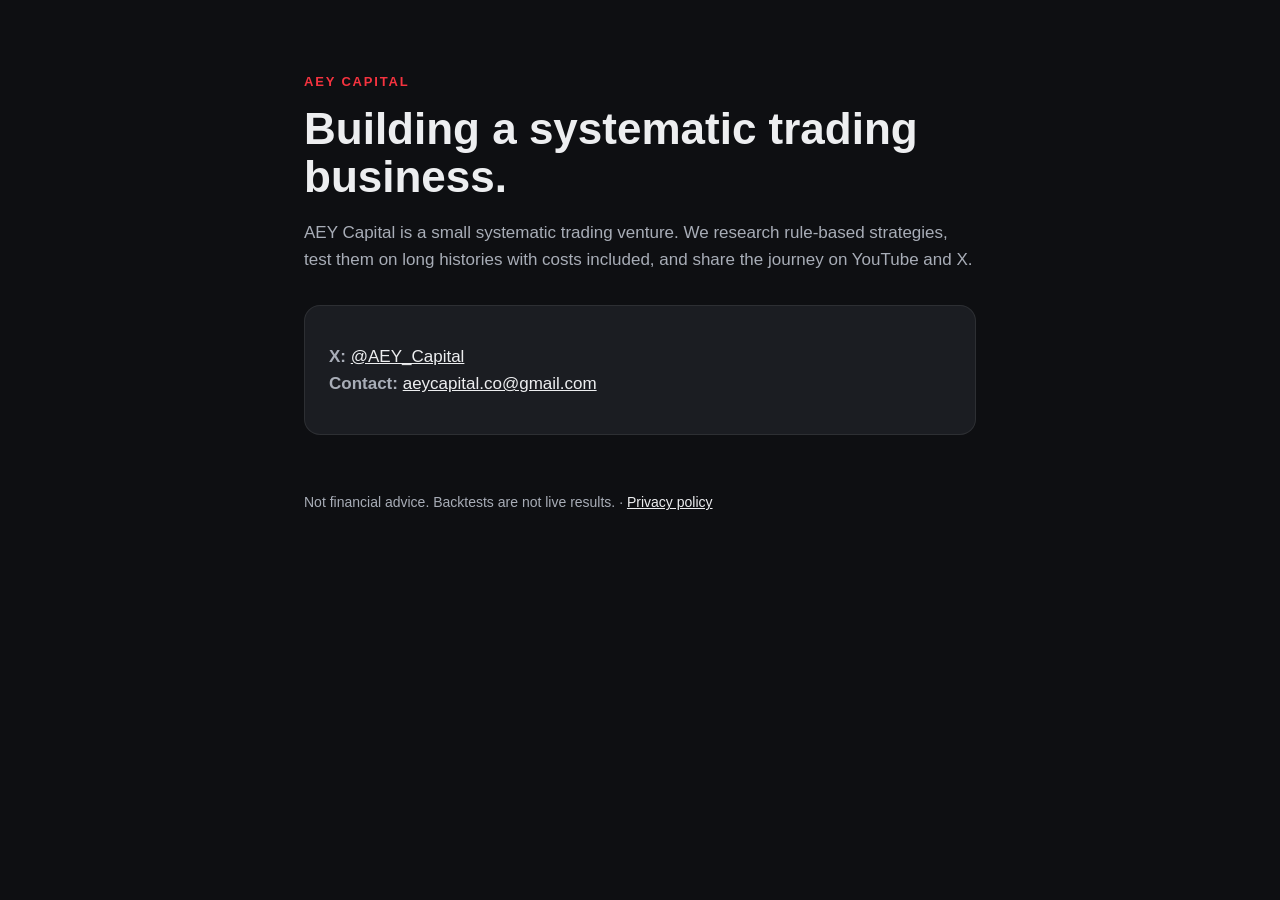
<file: index.html>
<!DOCTYPE html>
<html lang="en">
<head>
<meta charset="utf-8">
<meta name="viewport" content="width=device-width, initial-scale=1">
<title>AEY Capital</title>
<link rel="stylesheet" href="/style.css">
</head>
<body>
<main>
  <div class="tag">AEY Capital</div>
  <h1>Building a systematic trading business.</h1>
  <p>AEY Capital is a small systematic trading venture. We research rule-based strategies, test them on long histories
  with costs included, and share the journey on YouTube and X.</p>
  <div class="card">
    <p><strong>X:</strong> <a href="https://x.com/AEY_Capital">@AEY_Capital</a><br>
    <strong>Contact:</strong> <a href="mailto:aeycapital.co@gmail.com">aeycapital.co@gmail.com</a></p>
  </div>
  <footer>
    Not financial advice. Backtests are not live results. ·
    <a href="/privacy/">Privacy policy</a>
  </footer>
</main>
</body>
</html>
</file>
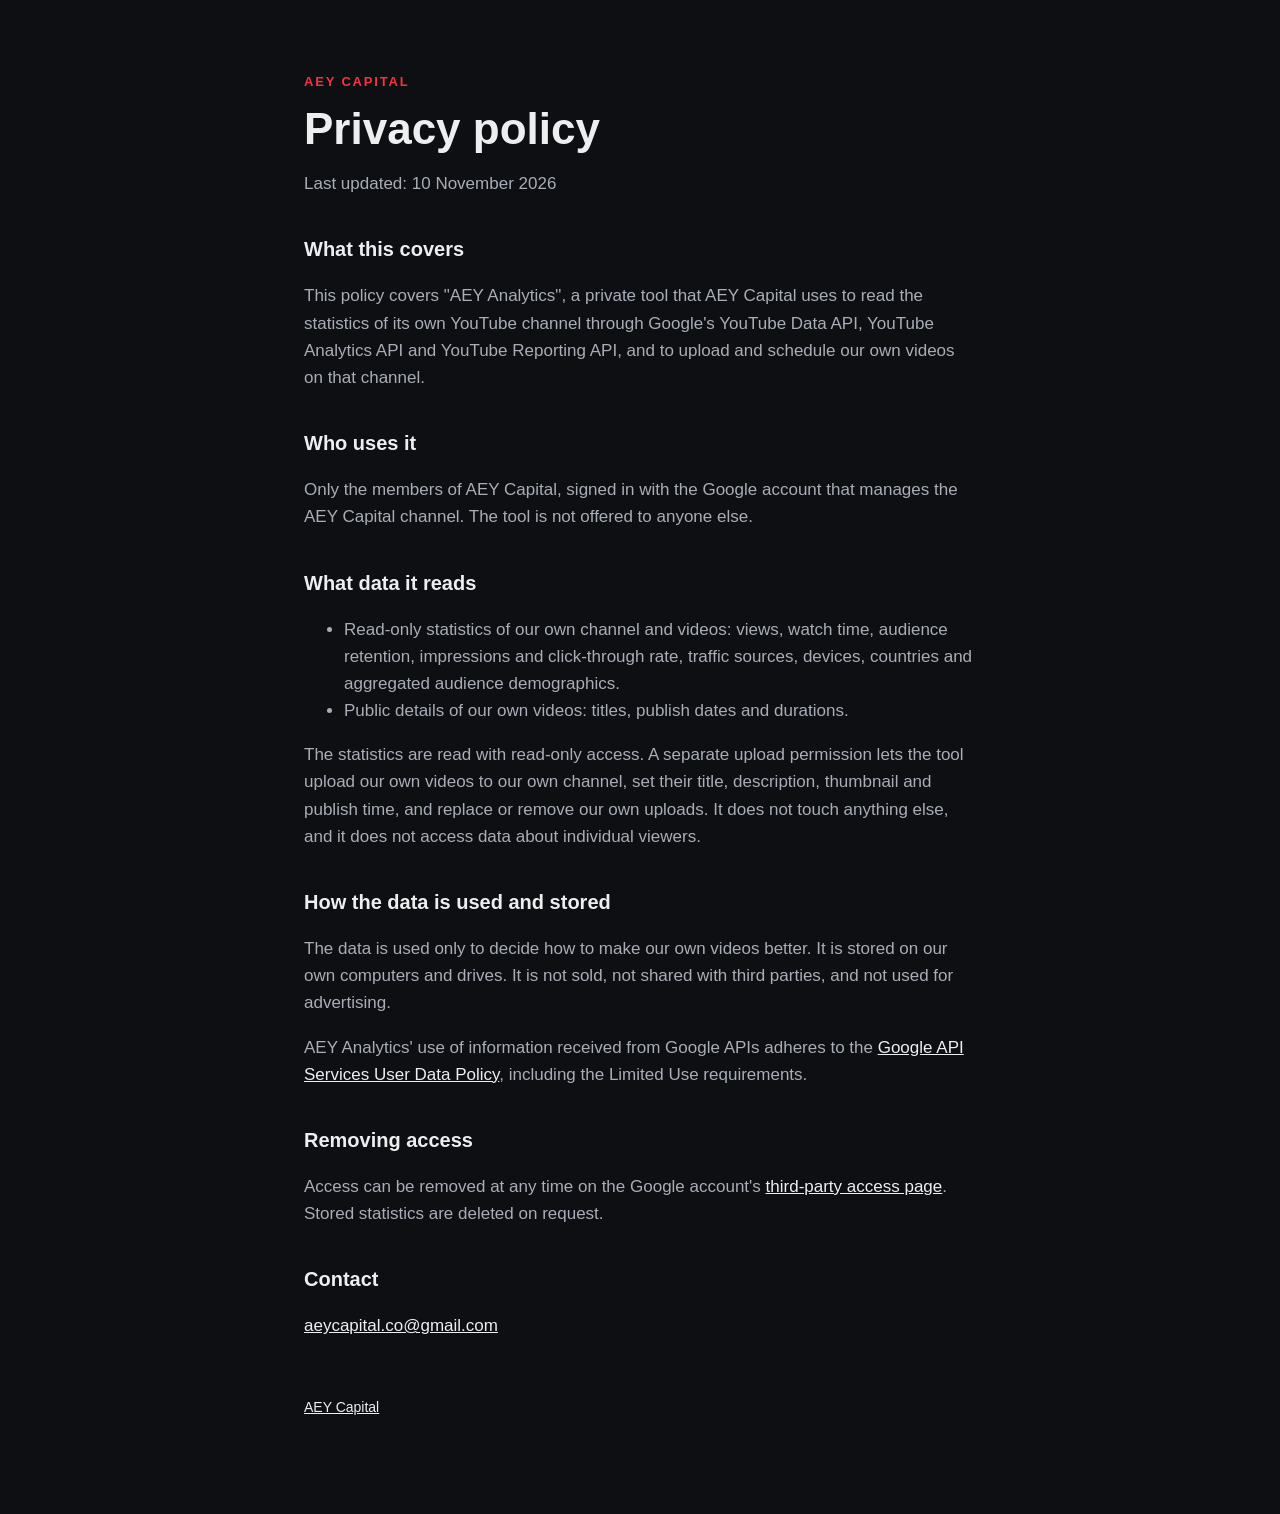
<file: privacy/index.html>
<!DOCTYPE html>
<html lang="en">
<head>
<meta charset="utf-8">
<meta name="viewport" content="width=device-width, initial-scale=1">
<title>Privacy policy - AEY Capital</title>
<link rel="stylesheet" href="/style.css">
</head>
<body>
<main>
  <div class="tag">AEY Capital</div>
  <h1>Privacy policy</h1>
  <p>Last updated: 10 November 2026</p>

  <h2>What this covers</h2>
  <p>This policy covers "AEY Analytics", a private tool that AEY Capital uses to read the statistics of its own
  YouTube channel through Google's YouTube Data API, YouTube Analytics API and YouTube Reporting API, and to
  upload and schedule our own videos on that channel.</p>

  <h2>Who uses it</h2>
  <p>Only the members of AEY Capital, signed in with the Google account that manages the AEY Capital channel. The
  tool is not offered to anyone else.</p>

  <h2>What data it reads</h2>
  <ul>
    <li>Read-only statistics of our own channel and videos: views, watch time, audience retention, impressions and
    click-through rate, traffic sources, devices, countries and aggregated audience demographics.</li>
    <li>Public details of our own videos: titles, publish dates and durations.</li>
  </ul>
  <p>The statistics are read with read-only access. A separate upload permission lets the tool upload our own
  videos to our own channel, set their title, description, thumbnail and publish time, and replace or remove our own
  uploads. It does not touch anything else, and it does not access data about individual viewers.</p>

  <h2>How the data is used and stored</h2>
  <p>The data is used only to decide how to make our own videos better. It is stored on our own computers and
  drives. It is not sold, not shared with third parties, and not used for advertising.</p>
  <p>AEY Analytics' use of information received from Google APIs adheres to the
  <a href="https://developers.google.com/terms/api-services-user-data-policy">Google API Services User Data Policy</a>,
  including the Limited Use requirements.</p>

  <h2>Removing access</h2>
  <p>Access can be removed at any time on the Google account's
  <a href="https://myaccount.google.com/permissions">third-party access page</a>. Stored statistics are deleted on
  request.</p>

  <h2>Contact</h2>
  <p><a href="mailto:aeycapital.co@gmail.com">aeycapital.co@gmail.com</a></p>

  <footer><a href="/">AEY Capital</a></footer>
</main>
</body>
</html>
</file>
<file: style.css>
:root { --ink: #0E0F12; --card: #1B1D22; --text: #EDEEF0; --grey: #A8ADB7; --red: #F5333F; }
* { box-sizing: border-box; }
body { margin: 0; background: var(--ink); color: var(--text); font: 17px/1.6 -apple-system, "Avenir Next", "Segoe UI", Helvetica, Arial, sans-serif; }
main { max-width: 720px; margin: 0 auto; padding: 72px 24px 96px; }
.tag { color: var(--red); letter-spacing: .14em; font-size: 13px; font-weight: 600; text-transform: uppercase; }
h1 { font-size: 44px; line-height: 1.1; margin: 12px 0 16px; }
h2 { font-size: 20px; margin: 36px 0 8px; }
p, li { color: var(--grey); }
a { color: var(--text); }
.card { background: var(--card); border: 1px solid rgba(255,255,255,.08); border-radius: 16px; padding: 20px 24px; margin-top: 32px; }
footer { margin-top: 56px; font-size: 14px; color: var(--grey); }
</file>
